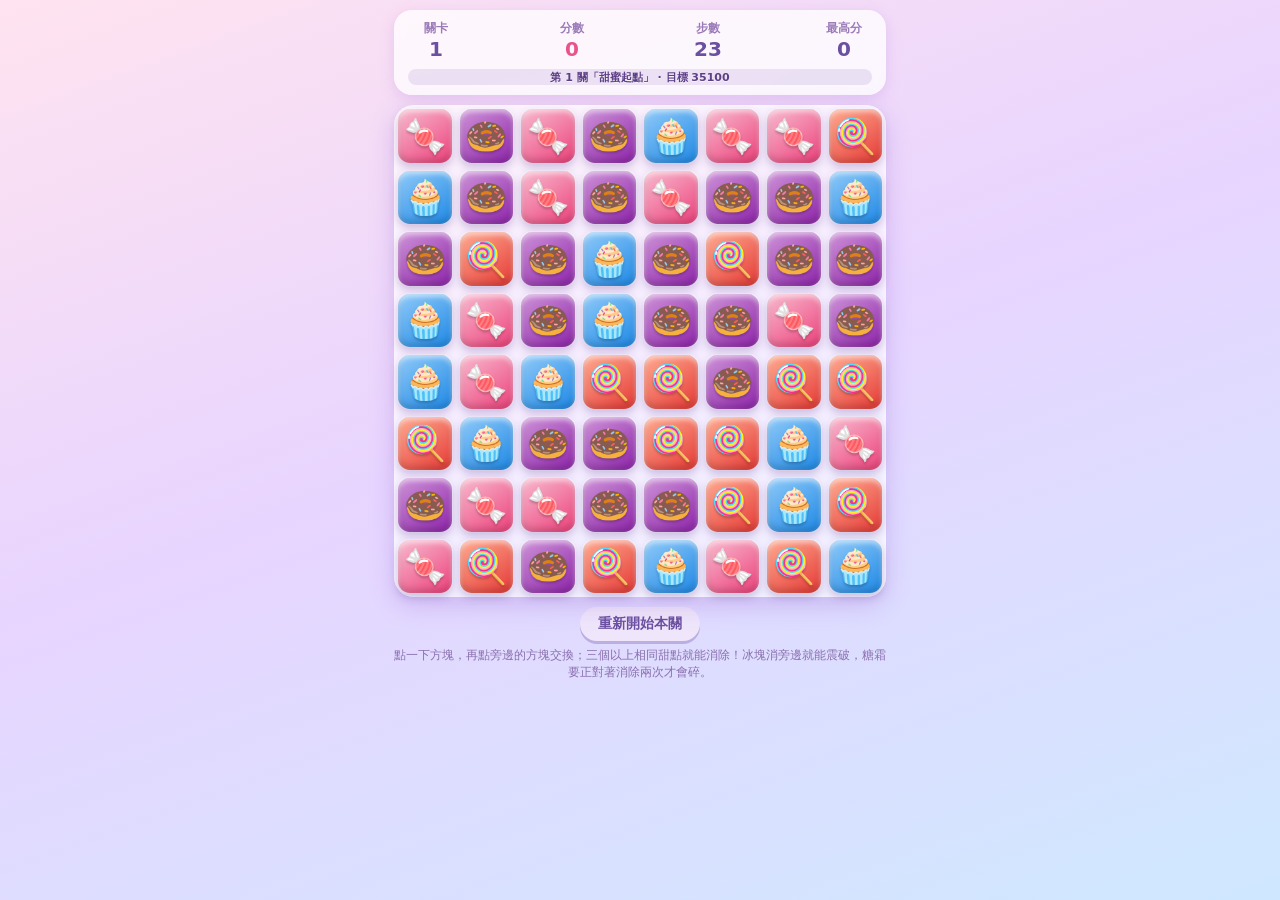
<file: index.html>
<!doctype html>
<html lang="zh-Hant">
  <head>
    <meta charset="UTF-8" />
    <meta name="viewport" content="width=device-width, initial-scale=1.0, maximum-scale=1.0, user-scalable=no" />
    <meta name="theme-color" content="#ff8fb3" />
    <meta name="description" content="開心消消樂 - 甜點三消網頁遊戲，可安裝到桌面離線遊玩" />
    <title>開心消消樂 Happy Match 3</title>
    <!-- PWA：可安裝到主畫面／桌面，安裝後可離線遊玩 -->
    <link rel="manifest" href="manifest.webmanifest" />
    <link rel="icon" type="image/png" href="icons/icon-192.png" />
    <link rel="apple-touch-icon" href="icons/apple-touch-icon.png" />
    <meta name="mobile-web-app-capable" content="yes" />
    <meta name="apple-mobile-web-app-capable" content="yes" />
    <meta name="apple-mobile-web-app-status-bar-style" content="black-translucent" />
    <meta name="apple-mobile-web-app-title" content="開心消消樂" />
    <script type="module" crossorigin src="./assets/index-DYGocy7F.js"></script>
    <link rel="stylesheet" crossorigin href="./assets/index-DUuoWUWG.css">
  </head>
  <body>
    <div id="root"></div>
  </body>
</html>
</file>
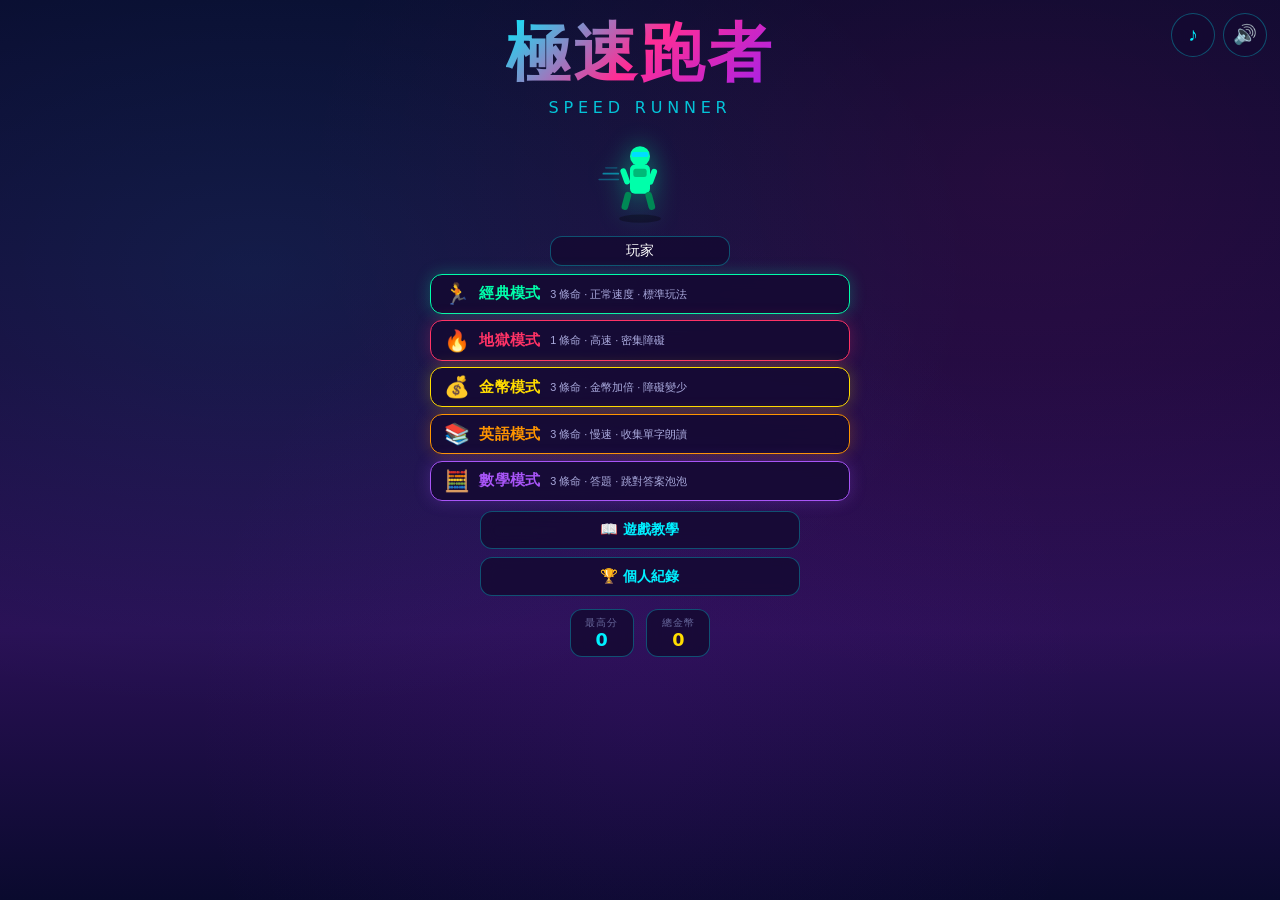
<file: runner/index.html>
<!DOCTYPE html>
<html lang="zh-TW">
  <head>
    <meta charset="UTF-8" />
    <meta name="viewport" content="width=device-width, initial-scale=1.0, maximum-scale=1.0, user-scalable=no, viewport-fit=cover" />
    <meta name="theme-color" content="#0a0a2e" />
    <meta name="description" content="極速跑者 Speed Runner - 無盡跑酷網頁遊戲" />
    <title>極速跑者 Speed Runner</title>
    <!-- PWA：可安裝到主畫面／桌面 -->
    <link rel="manifest" href="manifest.webmanifest" />
    <link rel="icon" type="image/png" href="icons/icon-192.png" />
    <link rel="apple-touch-icon" href="icons/apple-touch-icon.png" />
    <meta name="mobile-web-app-capable" content="yes" />
    <meta name="apple-mobile-web-app-capable" content="yes" />
    <meta name="apple-mobile-web-app-status-bar-style" content="black-translucent" />
    <meta name="apple-mobile-web-app-title" content="極速跑者" />
    <style>
      html, body { margin: 0; padding: 0; overflow: hidden; background: #0a0a2e; }
      #root { width: 100vw; height: 100vh; height: 100dvh; }
      .app-loading {
        display: flex; align-items: center; justify-content: center;
        width: 100vw; height: 100vh; color: #00f0ff;
        font-family: system-ui, sans-serif; font-size: 1.2rem;
      }
    </style>
    <script type="module" crossorigin src="./assets/index-B_xrG1ng.js"></script>
    <link rel="stylesheet" crossorigin href="./assets/index-DbuwLztr.css">
  </head>
  <body>
    <div id="root">
      <div class="app-loading">載入中…</div>
    </div>
  </body>
</html>
</file>
<file: assets/index-DUuoWUWG.css>
*{margin:0;padding:0;box-sizing:border-box;-webkit-tap-highlight-color:transparent}html,body{height:100%;overflow:hidden}body{font-family:Segoe UI,PingFang TC,Microsoft JhengHei,system-ui,sans-serif;background:linear-gradient(160deg,#ffe3f0,#e8d5ff 45%,#cfe8ff);user-select:none;-webkit-user-select:none;touch-action:manipulation}.app{height:100%;max-width:520px;margin:0 auto;display:flex;flex-direction:column;padding:10px 14px;gap:10px}.hud{background:#ffffffbf;border-radius:18px;padding:10px 14px;box-shadow:0 4px 14px #b478dc40;-webkit-backdrop-filter:blur(6px);backdrop-filter:blur(6px)}.hud-row{display:flex;justify-content:space-between;gap:6px}.hud-item{display:flex;flex-direction:column;align-items:center;min-width:56px}.hud-label{font-size:12px;color:#9a7bb8;font-weight:600}.hud-value{font-size:20px;font-weight:800;color:#6b4fa0;line-height:1.2}.hud-value.score{color:#e8548a}.hud-value.danger{color:#e53935;animation:pulse .8s ease-in-out infinite}@keyframes pulse{50%{transform:scale(1.18)}}.progress-wrap{margin-top:8px;height:16px;background:#9b78c82e;border-radius:999px;position:relative;overflow:hidden}.progress-bar{height:100%;border-radius:999px;background:linear-gradient(90deg,#ffb347,#ff6fa5);transition:width .3s ease}.progress-text{position:absolute;top:0;right:0;bottom:0;left:0;display:flex;align-items:center;justify-content:center;font-size:11px;font-weight:700;color:#5d3f86;text-shadow:0 1px 0 rgba(255,255,255,.6)}.board-wrap{flex:1;display:flex;align-items:center;justify-content:center;position:relative;min-height:0}.board{position:relative;width:min(100%,58vh);aspect-ratio:1;background:#ffffff8c;border-radius:20px;box-shadow:0 8px 24px #9664d24d,inset 0 2px 8px #ffffffb3}.cell-bg{position:absolute;padding:3px}.cell-bg:after{content:"";display:block;width:100%;height:100%;border-radius:12px;background:#ffffff73}.tile{position:absolute;padding:4px;background:none;border:none;cursor:pointer;transition:left .2s ease,top .2s ease;z-index:1}.tile-inner{display:flex;align-items:center;justify-content:center;width:100%;height:100%;border-radius:22%;box-shadow:0 4px 8px #5a328c47,inset 0 -4px 6px #00000026,inset 0 3px 5px #ffffff8c;transition:transform .15s ease}.tile-face{font-size:clamp(18px,5.4vmin,34px);line-height:1;filter:drop-shadow(0 2px 1px rgba(0,0,0,.2));pointer-events:none}.tile:not(:disabled):active .tile-inner{transform:scale(.9)}.tile.selected{z-index:3}.tile.selected .tile-inner{transform:scale(1.12);box-shadow:0 0 0 3px #fff,0 0 18px 5px #ffd75af2,0 4px 8px #5a328c4d;animation:bounce .5s ease infinite alternate}@keyframes bounce{to{transform:scale(1.2)}}.tile.clearing{z-index:2;pointer-events:none}.tile.clearing .tile-inner{animation:pop .3s ease forwards}@keyframes pop{40%{transform:scale(1.25) rotate(8deg);opacity:1}to{transform:scale(0) rotate(-20deg);opacity:0}}.tile.frozen{cursor:not-allowed}.tile.frozen .tile-inner{filter:brightness(.85) saturate(.5)}.tile.frozen .tile-face{opacity:.55}.ice-overlay{position:absolute;top:4px;right:4px;bottom:4px;left:4px;border-radius:22%;background:linear-gradient(135deg,#b4dcffb3,#64aaffd9),repeating-linear-gradient(45deg,rgba(255,255,255,.25) 0px,rgba(255,255,255,.25) 2px,transparent 2px,transparent 6px);box-shadow:inset 0 0 12px #fff9,0 0 8px #78b4ff80;display:flex;align-items:center;justify-content:center;font-size:clamp(16px,4.8vmin,30px);pointer-events:none;animation:iceShine 2.4s ease-in-out infinite}@keyframes iceShine{0%,to{filter:brightness(1)}50%{filter:brightness(1.25)}}.tile.frosted{cursor:not-allowed}.tile.frosted .tile-inner{filter:brightness(.9) saturate(.4)}.tile.frosted .tile-face{opacity:.4}.frost-overlay{position:absolute;top:4px;right:4px;bottom:4px;left:4px;border-radius:22%;background:linear-gradient(160deg,#fffffff7,#f0eef8eb 55%,#d8d2e8e6);box-shadow:inset 0 -5px 8px #968cb466,inset 0 3px 6px #fffffff2,0 0 8px #ffffffb3;display:flex;align-items:center;justify-content:center;font-size:clamp(16px,4.8vmin,30px);pointer-events:none}.frost-face{filter:drop-shadow(0 1px 1px rgba(120,110,150,.4))}.frost-overlay.cracked{background:linear-gradient(160deg,#fffc,#ebe9f4ad 55%,#d2cde29e)}.frost-overlay.cracked:before{content:"";position:absolute;top:0;right:0;bottom:0;left:0;border-radius:22%;background:linear-gradient(115deg,transparent 45%,rgba(110,100,145,.6) 48%,rgba(110,100,145,.6) 50%,transparent 53%),linear-gradient(58deg,transparent 38%,rgba(110,100,145,.5) 41%,rgba(110,100,145,.5) 42.5%,transparent 46%),linear-gradient(150deg,transparent 62%,rgba(110,100,145,.55) 64%,rgba(110,100,145,.55) 65.5%,transparent 68%)}.frost-overlay.cracked .frost-face{opacity:.75;transform:scale(.92)}.combo-pop{position:absolute;top:12%;left:50%;transform:translate(-50%);font-size:clamp(22px,6vmin,36px);font-weight:900;color:#ff5e9c;text-shadow:0 2px 0 #fff,0 4px 10px rgba(255,90,160,.5);animation:comboUp .6s ease;z-index:10;pointer-events:none}@keyframes comboUp{0%{transform:translate(-50%) scale(.4);opacity:0}60%{transform:translate(-50%) scale(1.2);opacity:1}to{transform:translate(-50%) scale(1)}}.notice{position:absolute;top:45%;left:50%;transform:translate(-50%,-50%);background:#6b4fa0eb;color:#fff;padding:10px 22px;border-radius:999px;font-weight:700;font-size:15px;z-index:10;pointer-events:none;white-space:nowrap}.overlay{position:absolute;top:0;right:0;bottom:0;left:0;background:#50327873;border-radius:20px;display:flex;align-items:center;justify-content:center;z-index:20;-webkit-backdrop-filter:blur(3px);backdrop-filter:blur(3px)}.panel{background:#fff;border-radius:24px;padding:26px 34px;text-align:center;box-shadow:0 12px 40px #3c1e6466;animation:panelIn .35s cubic-bezier(.34,1.56,.64,1);display:flex;flex-direction:column;gap:10px;min-width:240px}@keyframes panelIn{0%{transform:scale(.6);opacity:0}}.panel-emoji{font-size:52px;animation:bounce .6s ease infinite alternate}.panel h2{color:#6b4fa0;font-size:26px}.panel p{color:#9a7bb8;font-weight:600;margin-bottom:6px}.btn{border:none;border-radius:999px;padding:12px 26px;font-size:16px;font-weight:800;font-family:inherit;color:#6b4fa0;background:#efe6fb;cursor:pointer;box-shadow:0 3px #785aaa59;transition:transform .1s ease,box-shadow .1s ease}.btn:active{transform:translateY(2px);box-shadow:0 1px #785aaa59}.btn.primary{background:linear-gradient(135deg,#ffb347,#ff6fa5);color:#fff;box-shadow:0 4px #dc5a8c8c}.btn.primary:active{box-shadow:0 1px #dc5a8c8c}.btn.small{padding:8px 18px;font-size:14px}.btn:disabled{opacity:.5;cursor:default}.footer{display:flex;flex-direction:column;align-items:center;gap:6px;padding-bottom:4px}.hint{font-size:12px;color:#8a6fae;text-align:center}@media (max-height: 620px){.hud{padding:8px 12px}.hud-value{font-size:17px}.app{gap:6px;padding:8px 12px}.hint{display:none}}
</file>
<file: runner/assets/index-DbuwLztr.css>
:root{--neon-cyan: #00f0ff;--neon-pink: #ff2d95;--neon-purple: #a020f0;--neon-yellow: #ffdd00;--neon-green: #00ffaa;--bg-dark: #0a0a2e;--bg-mid: #1a0a3e;--bg-panel: rgba(20, 10, 50, .85);--bg-panel-light: rgba(40, 20, 80, .7);--border-glow: rgba(0, 240, 255, .3);--text-primary: #ffffff;--text-secondary: #aaaadd;--text-muted: #666699;--danger: #ff3366;--success: #00ffaa;--warning: #ffdd00;--radius: 12px;--radius-lg: 20px;--transition: .2s ease;--font: system-ui, "Microsoft JhengHei", "PingFang TC", sans-serif;--safe-top: env(safe-area-inset-top, 0px);--safe-bottom: env(safe-area-inset-bottom, 0px);--safe-left: env(safe-area-inset-left, 0px);--safe-right: env(safe-area-inset-right, 0px)}*{margin:0;padding:0;box-sizing:border-box;-webkit-tap-highlight-color:transparent}html,body,#root{width:100%;height:100vh;height:100dvh;overflow:hidden;background:var(--bg-dark);font-family:var(--font);color:var(--text-primary);user-select:none;-webkit-user-select:none;touch-action:none}.app{width:100%;height:100%;position:relative;overflow:hidden}@keyframes fadeIn{0%{opacity:0}to{opacity:1}}@keyframes slideUp{0%{opacity:0;transform:translateY(30px)}to{opacity:1;transform:translateY(0)}}@keyframes glowPulse{0%,to{text-shadow:0 0 10px var(--neon-cyan),0 0 20px var(--neon-cyan),0 0 40px var(--neon-cyan)}50%{text-shadow:0 0 15px var(--neon-cyan),0 0 30px var(--neon-cyan),0 0 60px var(--neon-cyan)}}@keyframes float{0%,to{transform:translateY(0)}50%{transform:translateY(-8px)}}@keyframes spin{0%{transform:rotate(0)}to{transform:rotate(360deg)}}@keyframes shimmer{0%{background-position:-200% 0}to{background-position:200% 0}}@keyframes pulse{0%,to{opacity:1}50%{opacity:.6}}.start-screen{width:100%;height:100%;display:flex;flex-direction:column;align-items:center;justify-content:flex-start;position:relative;background:linear-gradient(180deg,#0a0a2e,#1a0a3e 40%,#2a1055,#0a0a2e);animation:fadeIn .5s ease;overflow-y:auto;overflow-x:hidden;-webkit-overflow-scrolling:touch;padding:calc(.6rem + var(--safe-top)) calc(.6rem + var(--safe-right)) calc(.6rem + var(--safe-bottom)) calc(.6rem + var(--safe-left))}.start-screen:before{content:"";position:absolute;top:0;right:0;bottom:0;left:0;background:radial-gradient(ellipse at 20% 30%,rgba(0,240,255,.08) 0%,transparent 50%),radial-gradient(ellipse at 80% 20%,rgba(255,45,149,.08) 0%,transparent 50%),radial-gradient(ellipse at 50% 80%,rgba(160,32,240,.06) 0%,transparent 50%);pointer-events:none}.start-screen__logo{font-size:clamp(2rem,7vw,4rem);font-weight:900;letter-spacing:.05em;background:linear-gradient(135deg,var(--neon-cyan),var(--neon-pink),var(--neon-purple));-webkit-background-clip:text;background-clip:text;-webkit-text-fill-color:transparent;animation:glowPulse 3s ease-in-out infinite;margin-bottom:.1rem;z-index:2}.start-screen__subtitle{font-size:clamp(.65rem,2.5vw,1rem);color:var(--neon-cyan);letter-spacing:.3em;margin-bottom:.6rem;opacity:.8;z-index:2}.start-screen__character{width:clamp(60px,18vw,100px);height:clamp(60px,18vw,100px);margin-bottom:.6rem;z-index:2;animation:float 3s ease-in-out infinite}.start-screen__buttons{display:flex;flex-direction:column;gap:.5rem;width:min(280px,85vw);z-index:2}.mode-select{display:flex;flex-direction:column;gap:.4rem;width:min(340px,90vw);z-index:2;margin-bottom:.6rem}.mode-card{background:var(--bg-panel);border:1.5px solid;border-radius:var(--radius);padding:.45rem .8rem;cursor:pointer;text-align:left;display:flex;align-items:center;gap:.6rem;transition:transform .15s ease,box-shadow .2s ease;-webkit-backdrop-filter:blur(8px);backdrop-filter:blur(8px);-webkit-tap-highlight-color:transparent}.mode-card:active{transform:scale(.97)}.mode-card__icon{font-size:1.3rem;flex-shrink:0}.mode-card__label{font-size:.95rem;font-weight:700;letter-spacing:.02em}.mode-card__desc{font-size:.68rem;color:var(--text-secondary);margin-top:.1rem}.start-screen__stats{display:flex;gap:.8rem;margin-top:.8rem;z-index:2}.stat-card{background:var(--bg-panel);border:1px solid var(--border-glow);border-radius:var(--radius);padding:.4rem .9rem;text-align:center;-webkit-backdrop-filter:blur(8px);backdrop-filter:blur(8px)}.stat-card__label{font-size:.62rem;color:var(--text-muted);text-transform:uppercase;letter-spacing:.1em}.stat-card__value{font-size:1.1rem;font-weight:700;color:var(--neon-yellow)}.stat-card--score .stat-card__value{color:var(--neon-cyan)}.btn{display:inline-flex;align-items:center;justify-content:center;gap:.4rem;padding:.55rem 1.2rem;border:none;border-radius:var(--radius);font-family:var(--font);font-size:.9rem;font-weight:600;cursor:pointer;transition:var(--transition);position:relative;overflow:hidden;-webkit-tap-highlight-color:transparent}.btn:active{transform:scale(.96)}.btn--primary{background:linear-gradient(135deg,var(--neon-cyan),#0088ff);color:#001020;box-shadow:0 0 20px #00f0ff66,inset 0 1px #ffffff4d}.btn--primary:hover{box-shadow:0 0 30px #00f0ff99,inset 0 1px #ffffff4d}.btn--secondary{background:var(--bg-panel);color:var(--neon-cyan);border:1px solid var(--border-glow);-webkit-backdrop-filter:blur(8px);backdrop-filter:blur(8px)}.btn--secondary:hover{background:var(--bg-panel-light);border-color:var(--neon-cyan)}.btn--danger{background:linear-gradient(135deg,var(--danger),#cc0044);color:#fff}.btn--ghost{background:transparent;color:var(--text-secondary);border:1px solid var(--text-muted)}.btn--ghost:hover{color:var(--text-primary);border-color:var(--neon-cyan)}.btn:disabled{opacity:.4;cursor:not-allowed}.sound-toggle{position:absolute;top:calc(.8rem + var(--safe-top));right:calc(.8rem + var(--safe-right));display:flex;gap:.5rem;z-index:10}.sound-toggle__btn{width:44px;height:44px;border:1px solid var(--border-glow);background:var(--bg-panel);border-radius:50%;color:var(--neon-cyan);font-size:1.2rem;cursor:pointer;display:flex;align-items:center;justify-content:center;transition:var(--transition);-webkit-backdrop-filter:blur(8px);backdrop-filter:blur(8px)}.sound-toggle__btn:hover{border-color:var(--neon-cyan);box-shadow:0 0 12px #00f0ff4d}.sound-toggle__btn--off{color:var(--text-muted)}.nickname-input{margin-bottom:.5rem;z-index:2}.nickname-input input{background:var(--bg-panel);border:1px solid var(--border-glow);border-radius:var(--radius);padding:.35rem .8rem;color:var(--text-primary);font-family:var(--font);font-size:.85rem;width:min(180px,55vw);text-align:center;outline:none;transition:var(--transition)}.nickname-input input:focus{border-color:var(--neon-cyan);box-shadow:0 0 12px #00f0ff4d}.game-screen{width:100%;height:100%;position:relative;background:var(--bg-dark)}.game-canvas{display:block;width:100%;height:100%;touch-action:none}.hud{position:absolute;top:0;left:0;right:0;padding:calc(.5rem + var(--safe-top)) calc(.7rem + var(--safe-right)) .5rem calc(.7rem + var(--safe-left));display:flex;justify-content:space-between;align-items:flex-start;pointer-events:none;z-index:5;gap:.4rem}.hud__left,.hud__right{display:flex;flex-direction:column;gap:.4rem}.hud__right{align-items:flex-end}.hud-item{background:var(--bg-panel);border:1px solid var(--border-glow);border-radius:var(--radius);padding:.3rem .7rem;-webkit-backdrop-filter:blur(8px);backdrop-filter:blur(8px);font-size:.85rem;font-weight:600;display:flex;align-items:center;gap:.3rem}.hud-item__label{color:var(--text-muted);font-size:.7rem}.hud-item__value{color:var(--neon-cyan)}.hud-item--coins .hud-item__value{color:var(--neon-yellow)}.hud-item--distance .hud-item__value{color:var(--neon-green)}.hud__lives{display:flex;gap:.3rem}.heart{width:20px;height:20px;color:var(--danger);filter:drop-shadow(0 0 4px rgba(255,51,102,.5))}.heart--empty{color:var(--text-muted);filter:none}.hud__pause-btn{width:44px;height:44px;border:1px solid var(--border-glow);background:var(--bg-panel);border-radius:50%;color:var(--neon-cyan);font-size:1.1rem;cursor:pointer;display:flex;align-items:center;justify-content:center;pointer-events:auto;-webkit-backdrop-filter:blur(8px);backdrop-filter:blur(8px);transition:var(--transition)}.hud__pause-btn:hover{border-color:var(--neon-cyan);box-shadow:0 0 12px #00f0ff4d}.powerup-bar{position:absolute;bottom:calc(1rem + var(--safe-bottom));left:50%;transform:translate(-50%);display:flex;gap:.5rem;z-index:5;pointer-events:none}.powerup-badge{display:flex;align-items:center;gap:.3rem;background:var(--bg-panel);border:1px solid;border-radius:var(--radius);padding:.3rem .6rem;-webkit-backdrop-filter:blur(8px);backdrop-filter:blur(8px);font-size:.75rem;font-weight:600;animation:fadeIn .3s ease}.powerup-badge__bar{width:40px;height:4px;background:#ffffff26;border-radius:2px;overflow:hidden}.powerup-badge__fill{height:100%;border-radius:2px;transition:width .1s linear}.overlay{position:absolute;top:0;right:0;bottom:0;left:0;background:#050519bf;-webkit-backdrop-filter:blur(8px);backdrop-filter:blur(8px);display:flex;align-items:center;justify-content:center;z-index:20;animation:fadeIn .2s ease}.overlay__panel{background:var(--bg-panel);border:1px solid var(--border-glow);border-radius:var(--radius-lg);padding:2rem;text-align:center;min-width:min(320px,85vw);max-width:calc(100vw - 2rem - var(--safe-left) - var(--safe-right));max-height:calc(100vh - 2rem - var(--safe-top) - var(--safe-bottom));overflow-y:auto;box-shadow:0 0 40px #00f0ff26;animation:slideUp .3s ease}.overlay__title{font-size:1.8rem;font-weight:800;color:var(--neon-cyan);margin-bottom:1.5rem;text-shadow:0 0 20px rgba(0,240,255,.5)}.overlay__buttons{display:flex;flex-direction:column;gap:.6rem}.gameover__new-record{color:var(--neon-yellow);font-size:1.1rem;font-weight:700;margin-bottom:.5rem;animation:pulse 1s ease-in-out infinite}.gameover__stats{display:flex;flex-direction:column;gap:.6rem;margin-bottom:1.5rem}.gameover__stat{display:flex;justify-content:space-between;align-items:center;padding:.5rem 1rem;background:var(--bg-panel-light);border-radius:var(--radius)}.gameover__stat-label{color:var(--text-secondary);font-size:.9rem}.gameover__stat-value{color:var(--neon-cyan);font-weight:700;font-size:1.1rem}.tutorial-screen{width:100%;height:100%;display:flex;flex-direction:column;align-items:center;justify-content:center;padding:calc(1.5rem + var(--safe-top)) calc(1.5rem + var(--safe-right)) calc(1.5rem + var(--safe-bottom)) calc(1.5rem + var(--safe-left));background:linear-gradient(180deg,#0a0a2e,#1a0a3e);animation:fadeIn .3s ease;overflow-y:auto}.tutorial-screen__title{font-size:1.8rem;font-weight:800;color:var(--neon-cyan);margin-bottom:1.5rem;text-shadow:0 0 20px rgba(0,240,255,.4)}.tutorial-grid{display:grid;grid-template-columns:repeat(auto-fit,minmax(140px,1fr));gap:1rem;max-width:600px;margin-bottom:2rem}.tutorial-card{background:var(--bg-panel);border:1px solid var(--border-glow);border-radius:var(--radius);padding:1rem;text-align:center;-webkit-backdrop-filter:blur(8px);backdrop-filter:blur(8px)}.tutorial-card__icon{font-size:2rem;margin-bottom:.5rem;color:var(--neon-cyan)}.tutorial-card__title{font-size:.95rem;font-weight:700;margin-bottom:.3rem}.tutorial-card__desc{font-size:.8rem;color:var(--text-secondary);line-height:1.4}.leaderboard-screen{width:100%;height:100%;display:flex;flex-direction:column;align-items:center;padding:calc(1.5rem + var(--safe-top)) calc(1.5rem + var(--safe-right)) calc(1.5rem + var(--safe-bottom)) calc(1.5rem + var(--safe-left));background:linear-gradient(180deg,#0a0a2e,#1a0a3e);animation:fadeIn .3s ease;overflow-y:auto}.leaderboard-screen__title{font-size:1.8rem;font-weight:800;color:var(--neon-cyan);margin-bottom:1.5rem;text-shadow:0 0 20px rgba(0,240,255,.4)}.leaderboard-best{display:flex;gap:1rem;margin-bottom:1.5rem;width:min(500px,90vw)}.leaderboard-best__card{flex:1;background:var(--bg-panel);border:1px solid var(--border-glow);border-radius:var(--radius);padding:.8rem;text-align:center}.leaderboard-best__label{font-size:.75rem;color:var(--text-muted);text-transform:uppercase;letter-spacing:.05em}.leaderboard-best__value{font-size:1.4rem;font-weight:800}.leaderboard-records{width:min(500px,90vw);max-height:40vh;overflow-y:auto}.leaderboard-record{display:flex;justify-content:space-between;align-items:center;padding:.5rem 1rem;background:var(--bg-panel);border:1px solid var(--border-glow);border-radius:var(--radius);margin-bottom:.4rem;font-size:.85rem}.leaderboard-record__rank{color:var(--neon-yellow);font-weight:700;width:30px}.leaderboard-record__info{flex:1;color:var(--text-secondary);font-size:.75rem}.leaderboard-record__score{color:var(--neon-cyan);font-weight:700}.leaderboard-empty{color:var(--text-muted);text-align:center;padding:2rem}.leaderboard-note{margin-top:1rem;font-size:.75rem;color:var(--text-muted);text-align:center;max-width:400px}.touch-controls{position:absolute;bottom:0;left:0;right:0;display:none;justify-content:space-between;align-items:flex-end;padding:.8rem 1rem calc(.8rem + var(--safe-bottom));z-index:10;pointer-events:none}.touch-controls--visible{display:flex}.touch-controls__group{display:flex;gap:.8rem;pointer-events:auto}.touch-btn{min-width:clamp(80px,22vw,130px);height:clamp(52px,9vh,68px);padding:0 clamp(.8rem,2vw,1.3rem);border:1px solid var(--border-glow);background:var(--bg-panel);border-radius:999px;color:var(--neon-cyan);font-size:clamp(.9rem,2.4vw,1.15rem);font-weight:700;cursor:pointer;display:flex;align-items:center;justify-content:center;gap:.3rem;-webkit-backdrop-filter:blur(8px);backdrop-filter:blur(8px);transition:var(--transition);-webkit-tap-highlight-color:transparent}.touch-btn--slide{color:#ff6bb5}.touch-btn:active{background:var(--bg-panel-light);border-color:var(--neon-cyan);box-shadow:0 0 12px #00f0ff4d;transform:scale(.92)}@media (max-width: 480px){.hud-item{font-size:.72rem;padding:.2rem .45rem}.hud-item__label{font-size:.62rem}.heart{width:16px;height:16px}.hud__pause-btn{width:38px;height:38px;font-size:1rem}.mode-card{padding:.55rem .8rem}.mode-card__label{font-size:.95rem}.overlay__panel{padding:1.2rem;min-width:min(280px,90vw)}.overlay__title{font-size:1.4rem}}@media (min-width: 768px) and (max-width: 1024px){.hud-item{font-size:.95rem;padding:.35rem .8rem}.hud__pause-btn{width:50px;height:50px;font-size:1.2rem}.heart{width:24px;height:24px}.sound-toggle__btn{width:50px;height:50px;font-size:1.4rem}.btn{font-size:1.1rem;padding:.85rem 1.6rem}}@media (orientation: landscape) and (max-height: 500px){.start-screen{justify-content:flex-start;padding-top:calc(.5rem + var(--safe-top))}.start-screen__logo{font-size:clamp(1.6rem,5vh,2.4rem);margin-bottom:.1rem}.start-screen__subtitle{margin-bottom:.4rem;font-size:.75rem}.start-screen__character{display:none}.start-screen__buttons{flex-direction:row;flex-wrap:wrap;justify-content:center;width:100%;max-width:600px;gap:.5rem}.start-screen__buttons .btn{width:auto;padding:.45rem .9rem;font-size:.85rem}.start-screen__stats{margin-top:.6rem;gap:.6rem}.stat-card{padding:.4rem .8rem}.stat-card__value{font-size:1.1rem}.hud{padding:calc(.3rem + var(--safe-top)) calc(.5rem + var(--safe-right)) .3rem calc(.5rem + var(--safe-left))}.hud-item{font-size:.7rem;padding:.15rem .4rem}.heart{width:14px;height:14px}.touch-btn{height:clamp(40px,11vh,52px);min-width:clamp(70px,15vw,110px);font-size:clamp(.8rem,2vw,1rem)}}@media (min-width: 1025px){.mode-select{width:min(420px,60vw)}.start-screen__buttons{width:min(320px,50vw)}}::-webkit-scrollbar{width:6px}::-webkit-scrollbar-track{background:transparent}::-webkit-scrollbar-thumb{background:var(--border-glow);border-radius:3px}
</file>
